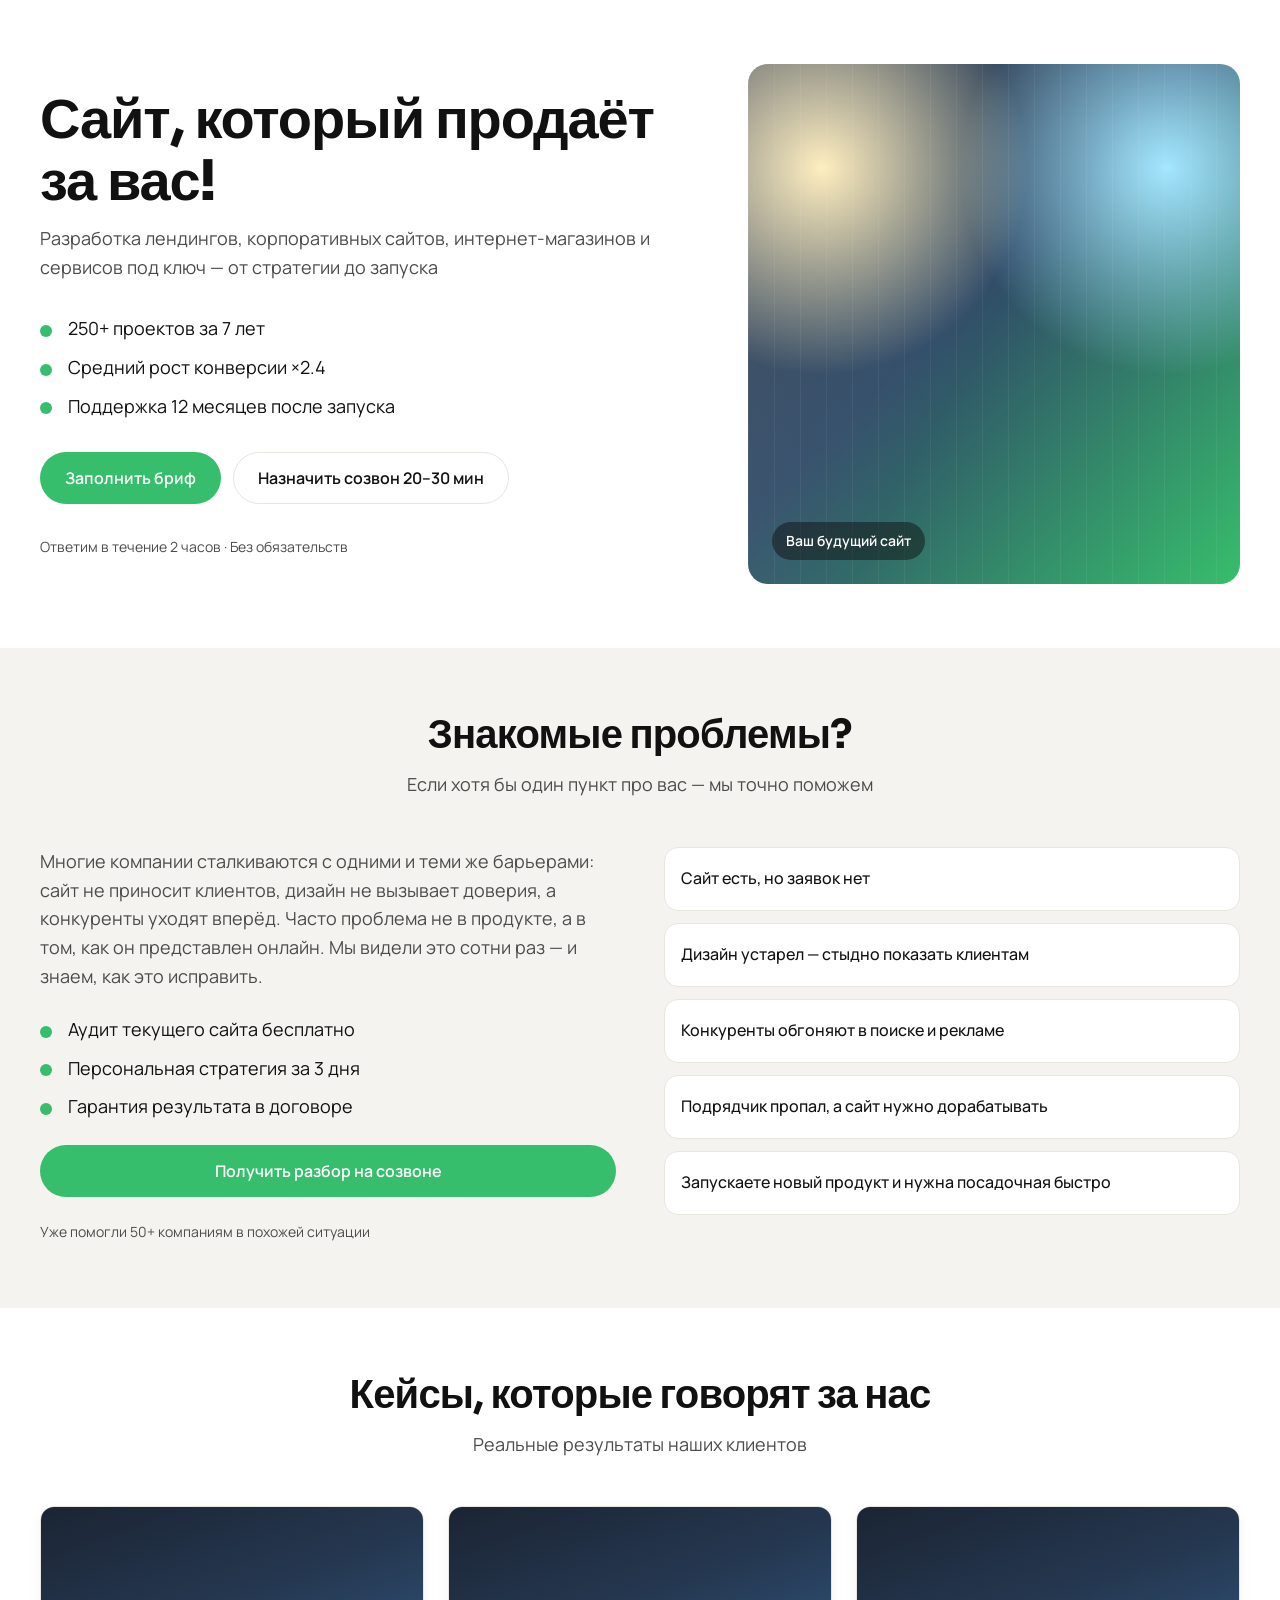
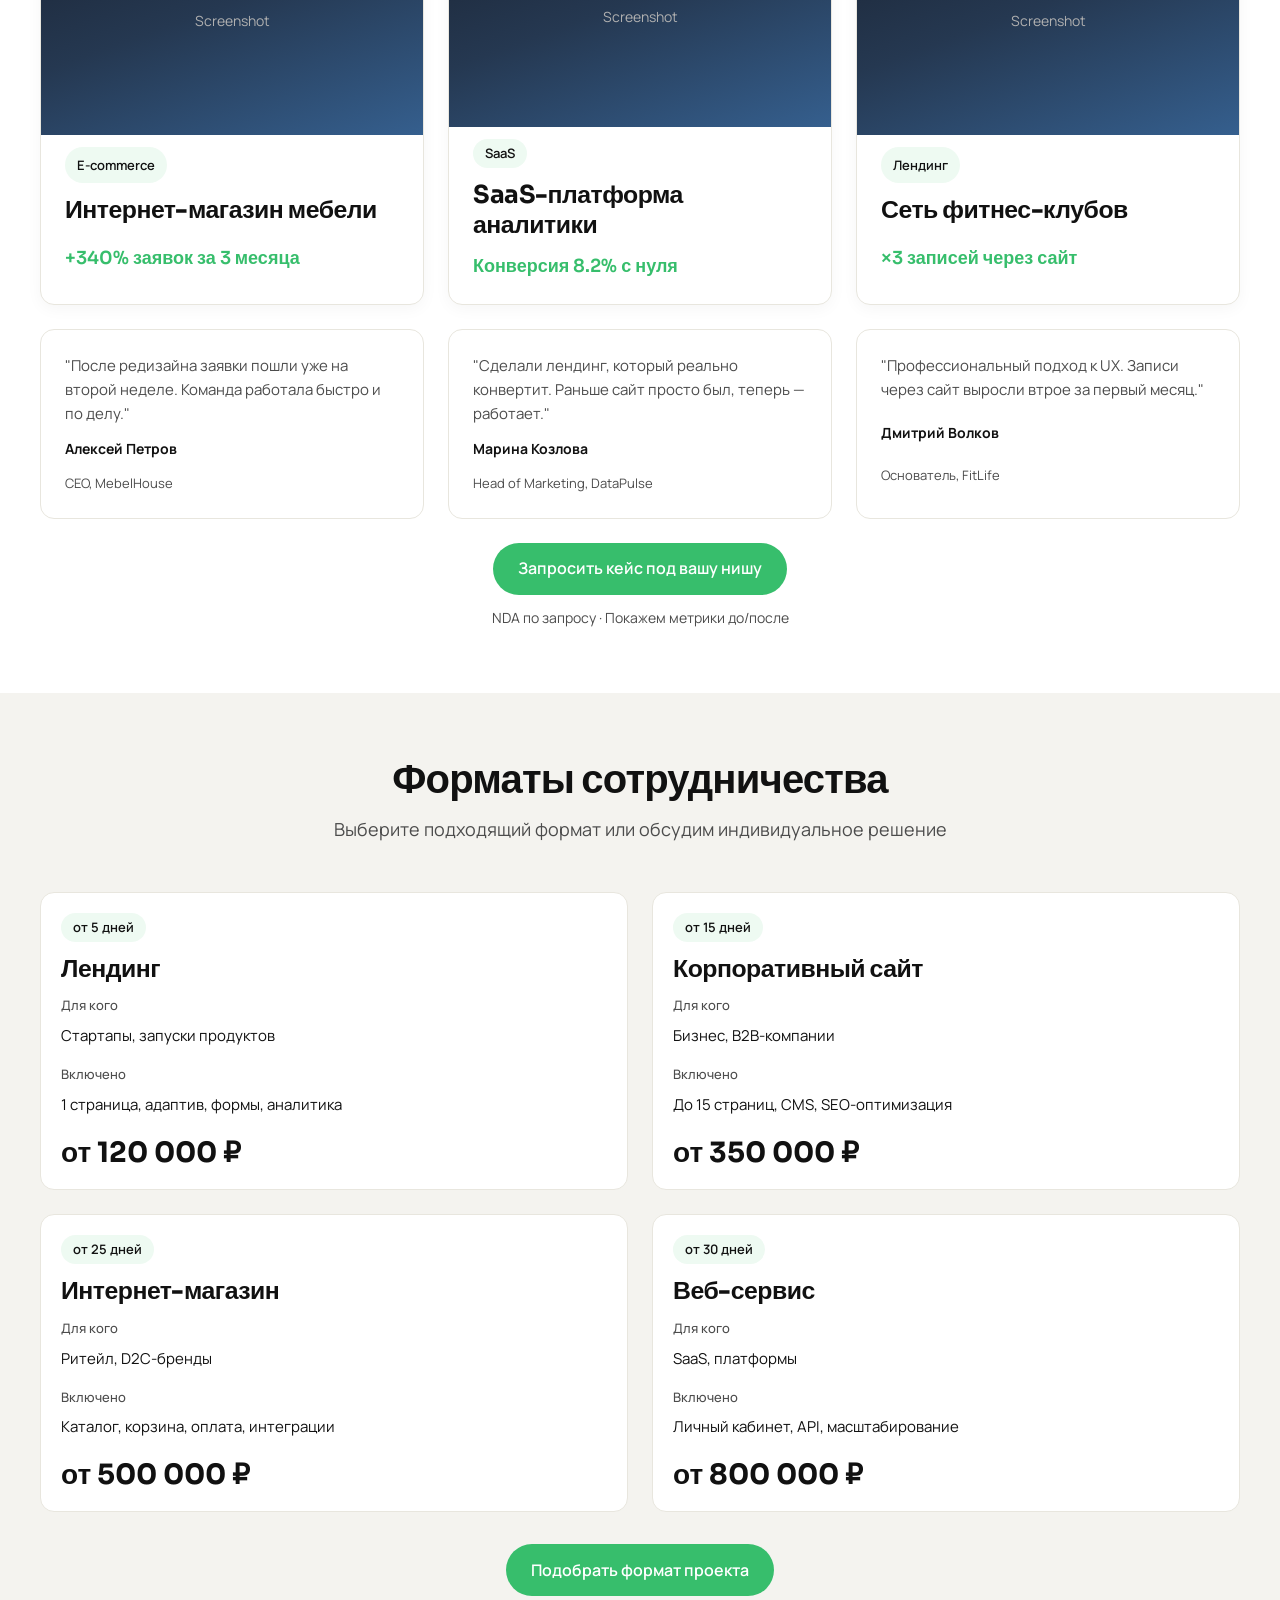
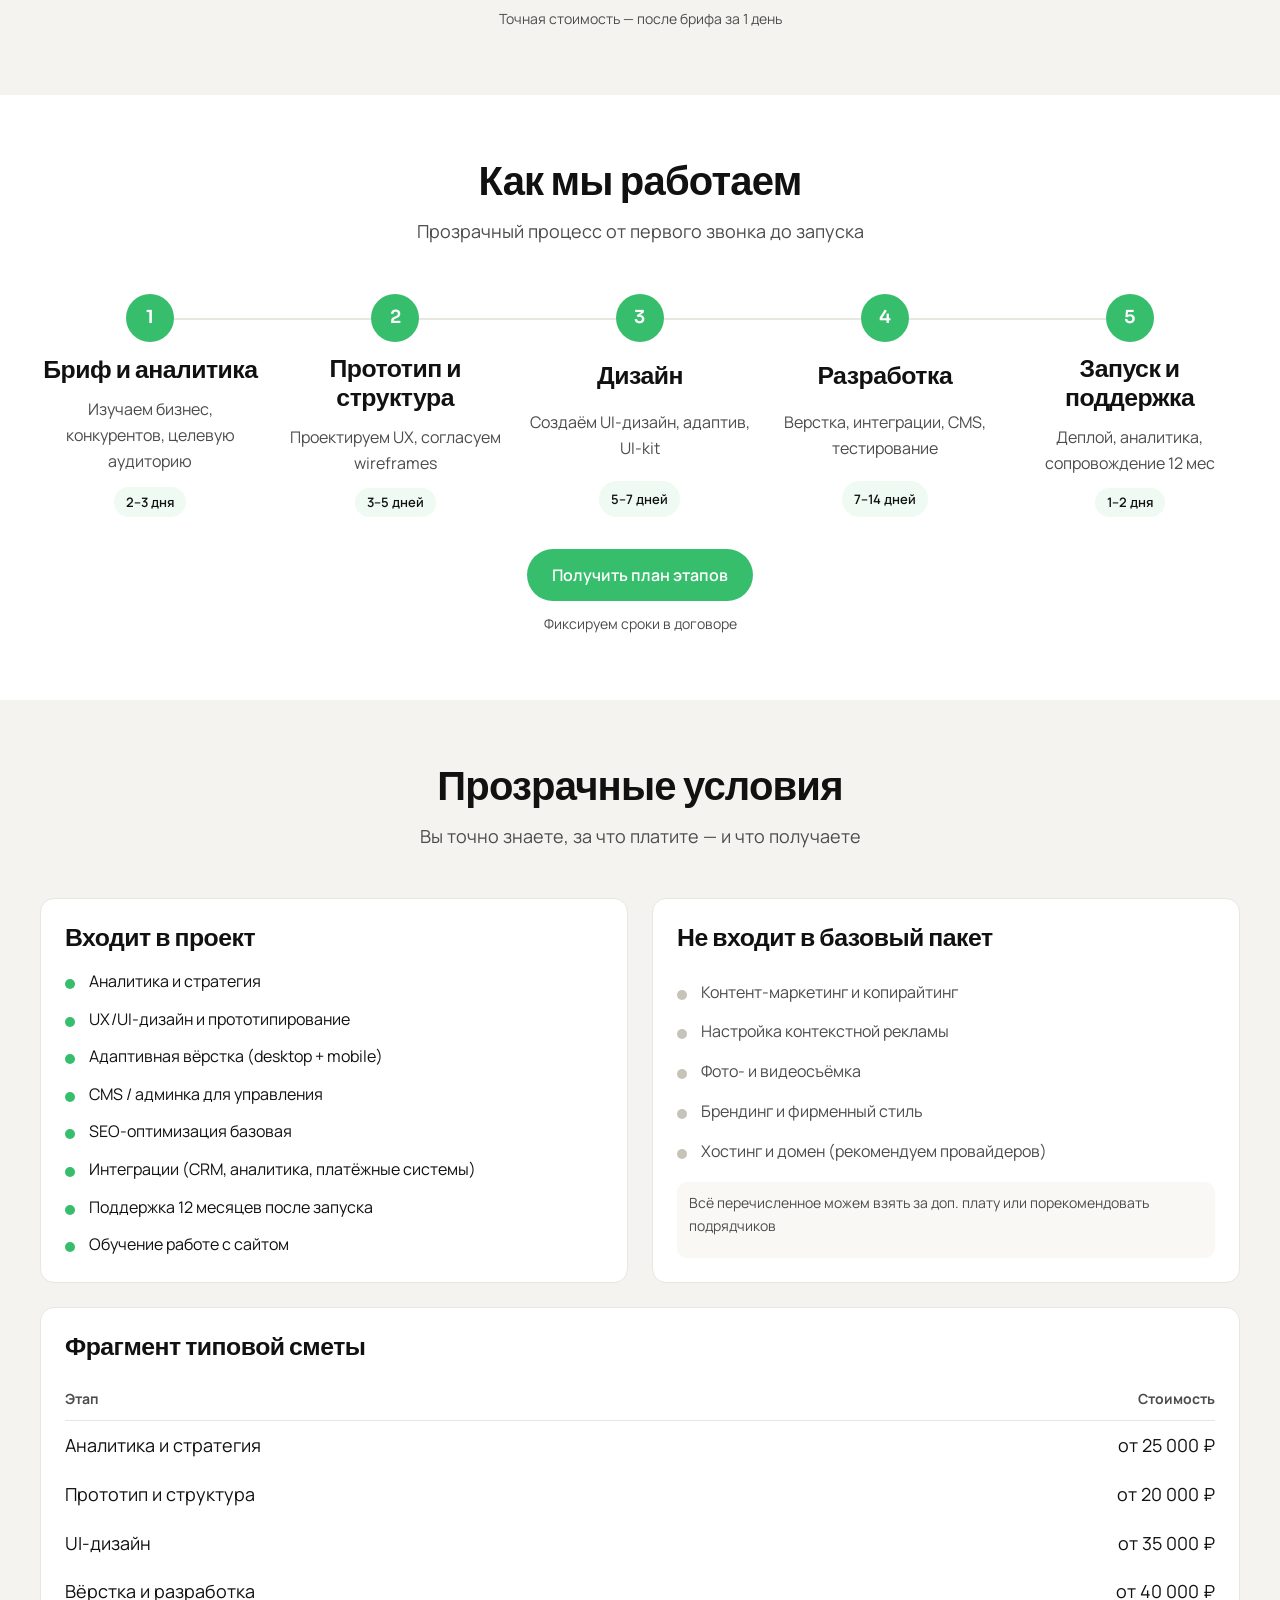
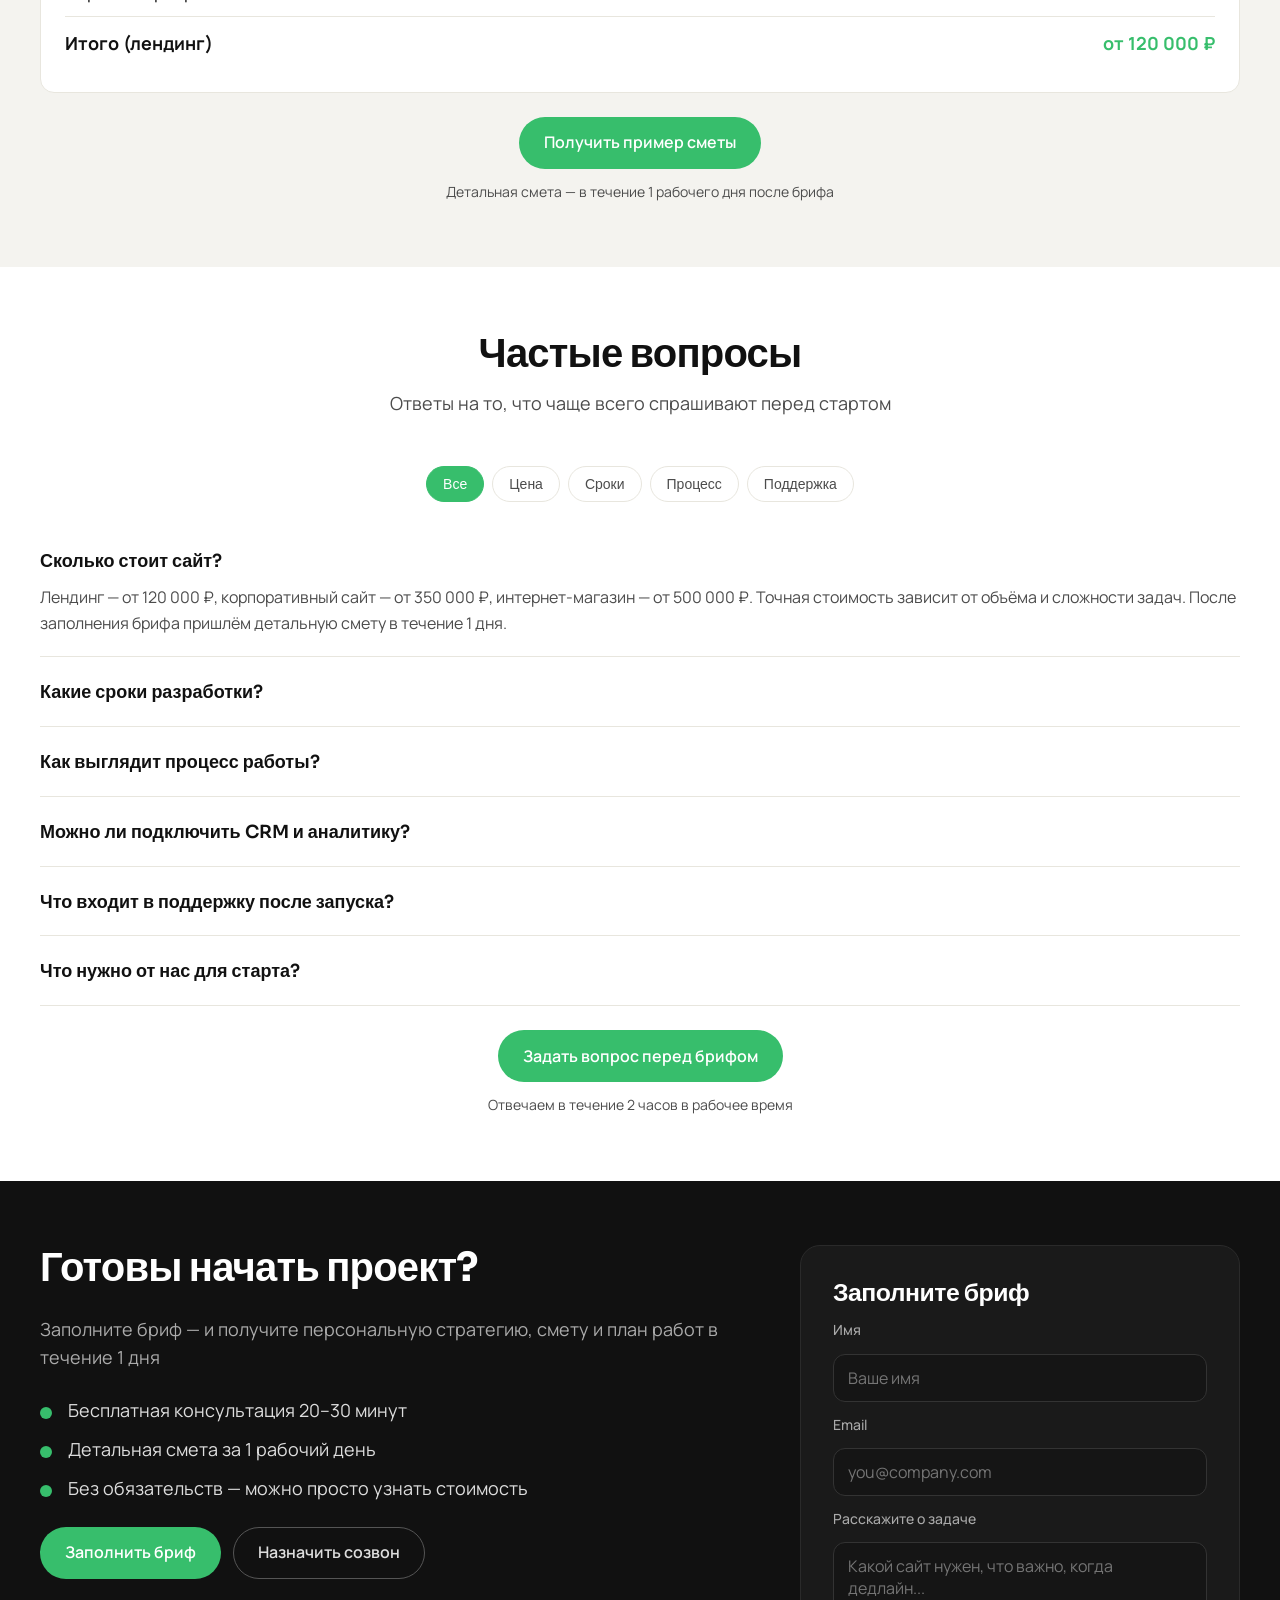
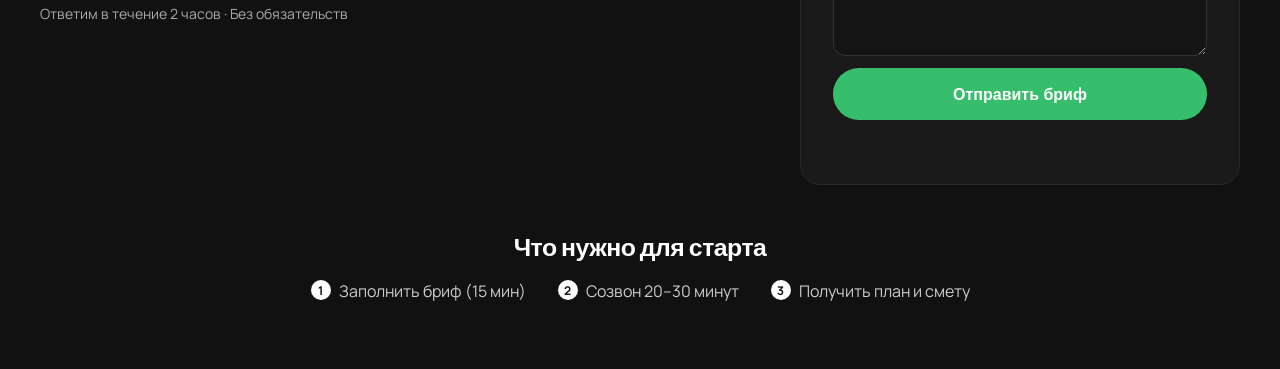
<file: bot-docker/frontend/index.html>
<!doctype html>
<html lang="ru">
  <head>
    <meta charset="UTF-8" />
    <meta name="viewport" content="width=device-width, initial-scale=1.0" />
    <title>Сайт, который продаёт за вас</title>
    <meta
      name="description"
      content="Разработка лендингов, корпоративных сайтов, интернет-магазинов и сервисов под ключ — от стратегии до запуска."
    />
    <link rel="preconnect" href="https://fonts.googleapis.com" />
    <link rel="preconnect" href="https://fonts.gstatic.com" crossorigin />
    <link
      href="https://fonts.googleapis.com/css2?family=Manrope:wght@400;500;600;700&family=Sora:wght@500;600;700&display=swap"
      rel="stylesheet"
    />
    <link rel="stylesheet" href="./styles.css" />
  </head>
  <body>
    <main class="landing">
      <section class="section section-surface hero">
        <div class="container hero__inner">
          <div class="hero__content reveal">
            <div class="text-block">
              <h1>Сайт, который продаёт за вас!</h1>
              <p class="lead">
                Разработка лендингов, корпоративных сайтов, интернет-магазинов
                и сервисов под ключ — от стратегии до запуска
              </p>
            </div>
            <ul class="bullet-list">
              <li>250+ проектов за 7 лет</li>
              <li>Средний рост конверсии ×2.4</li>
              <li>Поддержка 12 месяцев после запуска</li>
            </ul>
            <div class="hero__cta">
              <a class="btn btn--primary" href="#brief">Заполнить бриф</a>
              <a class="btn btn--secondary" href="#brief">Назначить созвон 20–30 мин</a>
            </div>
            <p class="micro">Ответим в течение 2 часов · Без обязательств</p>
          </div>
          <div class="hero__visual reveal">
            <div class="hero__visual-label">Ваш будущий сайт</div>
          </div>
        </div>
      </section>

      <section class="section section-canvas">
        <div class="container">
          <header class="section-header reveal">
            <h2>Знакомые проблемы?</h2>
            <p>Если хотя бы один пункт про вас — мы точно поможем</p>
          </header>
          <div class="problem-layout">
            <div class="problem-left reveal">
              <p>
                Многие компании сталкиваются с одними и теми же барьерами: сайт
                не приносит клиентов, дизайн не вызывает доверия, а конкуренты
                уходят вперёд. Часто проблема не в продукте, а в том, как он
                представлен онлайн. Мы видели это сотни раз — и знаем, как это
                исправить.
              </p>
              <ul class="bullet-list">
                <li>Аудит текущего сайта бесплатно</li>
                <li>Персональная стратегия за 3 дня</li>
                <li>Гарантия результата в договоре</li>
              </ul>
              <a class="btn btn--primary" href="#brief">Получить разбор на созвоне</a>
              <p class="micro">Уже помогли 50+ компаниям в похожей ситуации</p>
            </div>
            <div class="problem-right">
              <article class="problem-card reveal">Сайт есть, но заявок нет</article>
              <article class="problem-card reveal">
                Дизайн устарел — стыдно показать клиентам
              </article>
              <article class="problem-card reveal">
                Конкуренты обгоняют в поиске и рекламе
              </article>
              <article class="problem-card reveal">
                Подрядчик пропал, а сайт нужно дорабатывать
              </article>
              <article class="problem-card reveal">
                Запускаете новый продукт и нужна посадочная быстро
              </article>
            </div>
          </div>
        </div>
      </section>

      <section class="section section-surface">
        <div class="container cases">
          <header class="section-header reveal">
            <h2>Кейсы, которые говорят за нас</h2>
            <p>Реальные результаты наших клиентов</p>
          </header>
          <div class="case-grid">
            <article class="case-card reveal">
              <div class="mock-screen">Screenshot</div>
              <span class="badge">E-commerce</span>
              <h3>Интернет-магазин мебели</h3>
              <p class="metric">+340% заявок за 3 месяца</p>
            </article>
            <article class="case-card reveal">
              <div class="mock-screen">Screenshot</div>
              <span class="badge">SaaS</span>
              <h3>SaaS-платформа аналитики</h3>
              <p class="metric">Конверсия 8.2% с нуля</p>
            </article>
            <article class="case-card reveal">
              <div class="mock-screen">Screenshot</div>
              <span class="badge">Лендинг</span>
              <h3>Сеть фитнес-клубов</h3>
              <p class="metric">×3 записей через сайт</p>
            </article>
          </div>
          <div class="testimonial-grid">
            <article class="testimonial reveal">
              <p>
                "После редизайна заявки пошли уже на второй неделе. Команда
                работала быстро и по делу."
              </p>
              <strong>Алексей Петров</strong>
              <span>CEO, MebelHouse</span>
            </article>
            <article class="testimonial reveal">
              <p>
                "Сделали лендинг, который реально конвертит. Раньше сайт просто
                был, теперь — работает."
              </p>
              <strong>Марина Козлова</strong>
              <span>Head of Marketing, DataPulse</span>
            </article>
            <article class="testimonial reveal">
              <p>
                "Профессиональный подход к UX. Записи через сайт выросли втрое
                за первый месяц."
              </p>
              <strong>Дмитрий Волков</strong>
              <span>Основатель, FitLife</span>
            </article>
          </div>
          <div class="cta-stack reveal">
            <a class="btn btn--primary" href="#brief">Запросить кейс под вашу нишу</a>
            <p class="micro">NDA по запросу · Покажем метрики до/после</p>
          </div>
        </div>
      </section>

      <section class="section section-canvas">
        <div class="container">
          <header class="section-header reveal">
            <h2>Форматы сотрудничества</h2>
            <p>Выберите подходящий формат или обсудим индивидуальное решение</p>
          </header>
          <div class="offer-grid">
            <article class="offer-card reveal">
              <span class="badge">от 5 дней</span>
              <h3>Лендинг</h3>
              <dl>
                <dt>Для кого</dt>
                <dd>Стартапы, запуски продуктов</dd>
                <dt>Включено</dt>
                <dd>1 страница, адаптив, формы, аналитика</dd>
              </dl>
              <p class="price">от 120 000 ₽</p>
            </article>
            <article class="offer-card reveal">
              <span class="badge">от 15 дней</span>
              <h3>Корпоративный сайт</h3>
              <dl>
                <dt>Для кого</dt>
                <dd>Бизнес, B2B-компании</dd>
                <dt>Включено</dt>
                <dd>До 15 страниц, CMS, SEO-оптимизация</dd>
              </dl>
              <p class="price">от 350 000 ₽</p>
            </article>
            <article class="offer-card reveal">
              <span class="badge">от 25 дней</span>
              <h3>Интернет-магазин</h3>
              <dl>
                <dt>Для кого</dt>
                <dd>Ритейл, D2C-бренды</dd>
                <dt>Включено</dt>
                <dd>Каталог, корзина, оплата, интеграции</dd>
              </dl>
              <p class="price">от 500 000 ₽</p>
            </article>
            <article class="offer-card reveal">
              <span class="badge">от 30 дней</span>
              <h3>Веб-сервис</h3>
              <dl>
                <dt>Для кого</dt>
                <dd>SaaS, платформы</dd>
                <dt>Включено</dt>
                <dd>Личный кабинет, API, масштабирование</dd>
              </dl>
              <p class="price">от 800 000 ₽</p>
            </article>
          </div>
          <div class="cta-stack reveal">
            <a class="btn btn--primary" href="#brief">Подобрать формат проекта</a>
            <p class="micro">Точная стоимость — после брифа за 1 день</p>
          </div>
        </div>
      </section>

      <section class="section section-surface">
        <div class="container">
          <header class="section-header reveal">
            <h2>Как мы работаем</h2>
            <p>Прозрачный процесс от первого звонка до запуска</p>
          </header>
          <div class="timeline">
            <article class="timeline-step reveal">
              <span class="num">1</span>
              <h3>Бриф и аналитика</h3>
              <p>Изучаем бизнес, конкурентов, целевую аудиторию</p>
              <span class="badge">2–3 дня</span>
            </article>
            <article class="timeline-step reveal">
              <span class="num">2</span>
              <h3>Прототип и структура</h3>
              <p>Проектируем UX, согласуем wireframes</p>
              <span class="badge">3–5 дней</span>
            </article>
            <article class="timeline-step reveal">
              <span class="num">3</span>
              <h3>Дизайн</h3>
              <p>Создаём UI-дизайн, адаптив, UI-kit</p>
              <span class="badge">5–7 дней</span>
            </article>
            <article class="timeline-step reveal">
              <span class="num">4</span>
              <h3>Разработка</h3>
              <p>Верстка, интеграции, CMS, тестирование</p>
              <span class="badge">7–14 дней</span>
            </article>
            <article class="timeline-step reveal">
              <span class="num">5</span>
              <h3>Запуск и поддержка</h3>
              <p>Деплой, аналитика, сопровождение 12 мес</p>
              <span class="badge">1–2 дня</span>
            </article>
          </div>
          <div class="cta-stack reveal">
            <a class="btn btn--primary" href="#brief">Получить план этапов</a>
            <p class="micro">Фиксируем сроки в договоре</p>
          </div>
        </div>
      </section>

      <section class="section section-canvas">
        <div class="container scope">
          <header class="section-header reveal">
            <h2>Прозрачные условия</h2>
            <p>Вы точно знаете, за что платите — и что получаете</p>
          </header>
          <div class="scope-grid">
            <article class="scope-card reveal">
              <h3>Входит в проект</h3>
              <ul class="scope-list">
                <li>Аналитика и стратегия</li>
                <li>UX/UI-дизайн и прототипирование</li>
                <li>Адаптивная вёрстка (desktop + mobile)</li>
                <li>CMS / админка для управления</li>
                <li>SEO-оптимизация базовая</li>
                <li>Интеграции (CRM, аналитика, платёжные системы)</li>
                <li>Поддержка 12 месяцев после запуска</li>
                <li>Обучение работе с сайтом</li>
              </ul>
            </article>
            <article class="scope-card reveal">
              <h3>Не входит в базовый пакет</h3>
              <ul class="scope-list scope-list--muted">
                <li>Контент-маркетинг и копирайтинг</li>
                <li>Настройка контекстной рекламы</li>
                <li>Фото- и видеосъёмка</li>
                <li>Брендинг и фирменный стиль</li>
                <li>Хостинг и домен (рекомендуем провайдеров)</li>
              </ul>
              <p class="scope-note">
                Всё перечисленное можем взять за доп. плату или порекомендовать
                подрядчиков
              </p>
            </article>
          </div>
          <article class="estimate reveal">
            <h3>Фрагмент типовой сметы</h3>
            <table>
              <thead>
                <tr>
                  <th>Этап</th>
                  <th>Стоимость</th>
                </tr>
              </thead>
              <tbody>
                <tr>
                  <td>Аналитика и стратегия</td>
                  <td>от 25 000 ₽</td>
                </tr>
                <tr>
                  <td>Прототип и структура</td>
                  <td>от 20 000 ₽</td>
                </tr>
                <tr>
                  <td>UI-дизайн</td>
                  <td>от 35 000 ₽</td>
                </tr>
                <tr>
                  <td>Вёрстка и разработка</td>
                  <td>от 40 000 ₽</td>
                </tr>
                <tr class="total">
                  <td>Итого (лендинг)</td>
                  <td>от 120 000 ₽</td>
                </tr>
              </tbody>
            </table>
          </article>
          <div class="cta-stack reveal">
            <a class="btn btn--primary" href="#brief">Получить пример сметы</a>
            <p class="micro">
              Детальная смета — в течение 1 рабочего дня после брифа
            </p>
          </div>
        </div>
      </section>

      <section class="section section-surface">
        <div class="container faq">
          <header class="section-header reveal">
            <h2>Частые вопросы</h2>
            <p>Ответы на то, что чаще всего спрашивают перед стартом</p>
          </header>
          <div class="faq-filters reveal">
            <button class="chip is-active" type="button" data-filter="all">Все</button>
            <button class="chip" type="button" data-filter="price">Цена</button>
            <button class="chip" type="button" data-filter="timeline">Сроки</button>
            <button class="chip" type="button" data-filter="process">Процесс</button>
            <button class="chip" type="button" data-filter="support">Поддержка</button>
          </div>
          <div class="faq-list">
            <article class="faq-item is-open reveal" data-topic="price">
              <button class="faq-item__question" type="button">
                Сколько стоит сайт?
              </button>
              <div class="faq-item__answer">
                Лендинг — от 120 000 ₽, корпоративный сайт — от 350 000 ₽,
                интернет-магазин — от 500 000 ₽. Точная стоимость зависит от
                объёма и сложности задач. После заполнения брифа пришлём
                детальную смету в течение 1 дня.
              </div>
            </article>
            <article class="faq-item reveal" data-topic="timeline">
              <button class="faq-item__question" type="button">
                Какие сроки разработки?
              </button>
              <div class="faq-item__answer">
                Лендинг — от 5 рабочих дней, корпоративный сайт — от 15 дней,
                интернет-магазин — от 25 дней. Сроки фиксируем в договоре.
                Работаем по спринтам с еженедельными отчётами.
              </div>
            </article>
            <article class="faq-item reveal" data-topic="process">
              <button class="faq-item__question" type="button">
                Как выглядит процесс работы?
              </button>
              <div class="faq-item__answer">
                Бриф → аналитика → прототип → дизайн → разработка →
                тестирование → запуск. На каждом этапе согласуем результат. Вы
                видите прогресс в реальном времени через общий чат и доску
                задач.
              </div>
            </article>
            <article class="faq-item reveal" data-topic="process">
              <button class="faq-item__question" type="button">
                Можно ли подключить CRM и аналитику?
              </button>
              <div class="faq-item__answer">
                Да, интеграции входят в каждый пакет. Подключаем Bitrix24,
                amoCRM, Яндекс.Метрику, Google Analytics, платёжные системы,
                мессенджеры и другие сервисы по запросу.
              </div>
            </article>
            <article class="faq-item reveal" data-topic="support">
              <button class="faq-item__question" type="button">
                Что входит в поддержку после запуска?
              </button>
              <div class="faq-item__answer">
                12 месяцев бесплатной поддержки: правки контента, мониторинг
                работоспособности, консультации, мелкие доработки. Реагируем на
                обращения в течение 4 часов в рабочее время.
              </div>
            </article>
            <article class="faq-item reveal" data-topic="process">
              <button class="faq-item__question" type="button">
                Что нужно от нас для старта?
              </button>
              <div class="faq-item__answer">
                Заполненный бриф (15 минут) и 20-минутный созвон для уточнения
                деталей. Всё остальное — наша работа. Контент можем подготовить
                сами или работать с вашими текстами.
              </div>
            </article>
          </div>
          <div class="cta-stack reveal">
            <a class="btn btn--primary" href="#brief">Задать вопрос перед брифом</a>
            <p class="micro">Отвечаем в течение 2 часов в рабочее время</p>
          </div>
        </div>
      </section>

      <section class="section section-dark" id="brief">
        <div class="container final">
          <div class="final__inner">
            <div class="final__left reveal">
              <h2>Готовы начать проект?</h2>
              <p>
                Заполните бриф — и получите персональную стратегию, смету и план
                работ в течение 1 дня
              </p>
              <ul class="bullet-list bullet-list--dark">
                <li>Бесплатная консультация 20–30 минут</li>
                <li>Детальная смета за 1 рабочий день</li>
                <li>Без обязательств — можно просто узнать стоимость</li>
              </ul>
              <div class="hero__cta">
                <a class="btn btn--primary" href="#brief-form">Заполнить бриф</a>
                <a class="btn btn--dark-outline" href="#brief-form">Назначить созвон</a>
              </div>
              <p class="micro micro--dark">
                Ответим в течение 2 часов · Без обязательств
              </p>
            </div>
            <form class="form-card reveal" id="brief-form">
              <h3>Заполните бриф</h3>
              <label for="name">Имя</label>
              <input id="name" name="name" type="text" placeholder="Ваше имя" required />
              <label for="email">Email</label>
              <input
                id="email"
                name="email"
                type="email"
                placeholder="you@company.com"
                required
              />
              <label for="task">Расскажите о задаче</label>
              <textarea
                id="task"
                name="task"
                rows="4"
                placeholder="Какой сайт нужен, что важно, когда дедлайн..."
                required
              ></textarea>
              <button class="btn btn--primary" type="submit">Отправить бриф</button>
              <p class="form-status" id="form-status" aria-live="polite"></p>
            </form>
          </div>
          <div class="start-list reveal">
            <h3>Что нужно для старта</h3>
            <ol>
              <li>Заполнить бриф (15 мин)</li>
              <li>Созвон 20–30 минут</li>
              <li>Получить план и смету</li>
            </ol>
          </div>
        </div>
      </section>
    </main>
    <script src="./script.js"></script>
  </body>
</html>
</file>
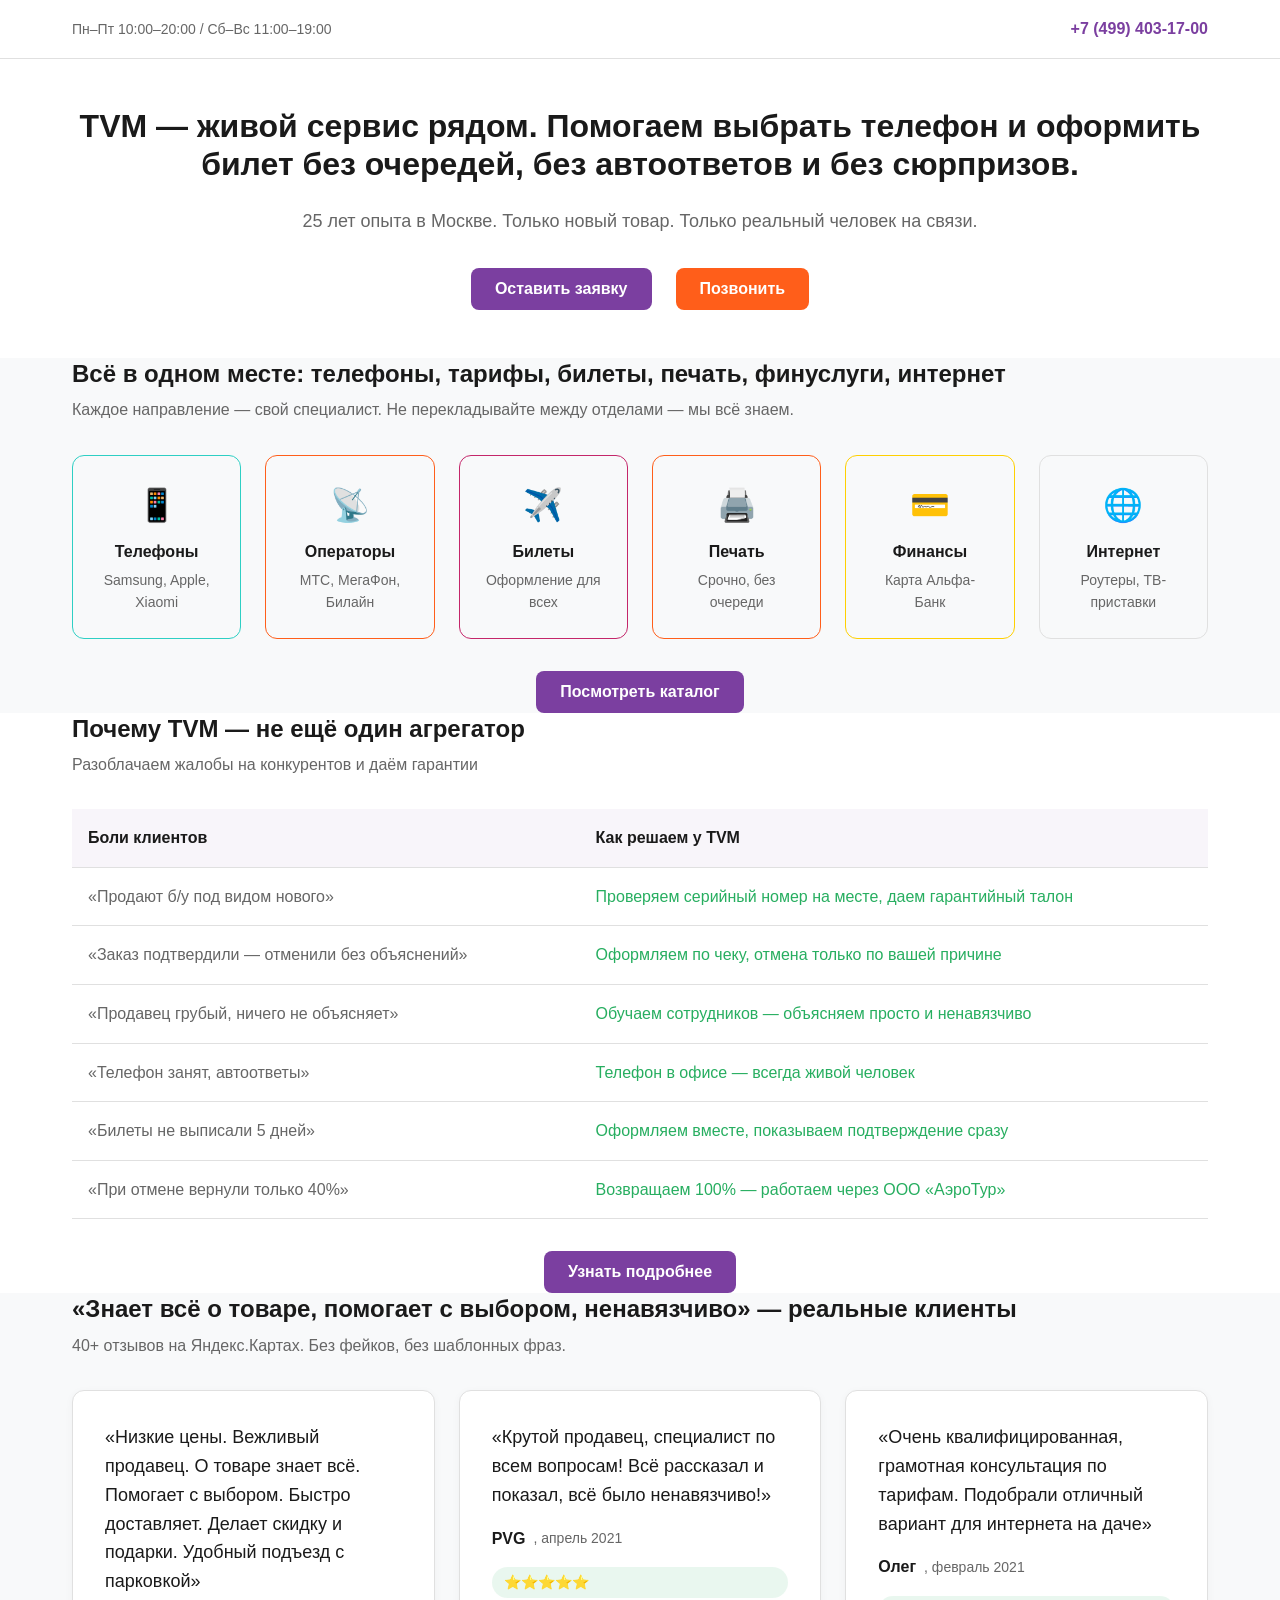
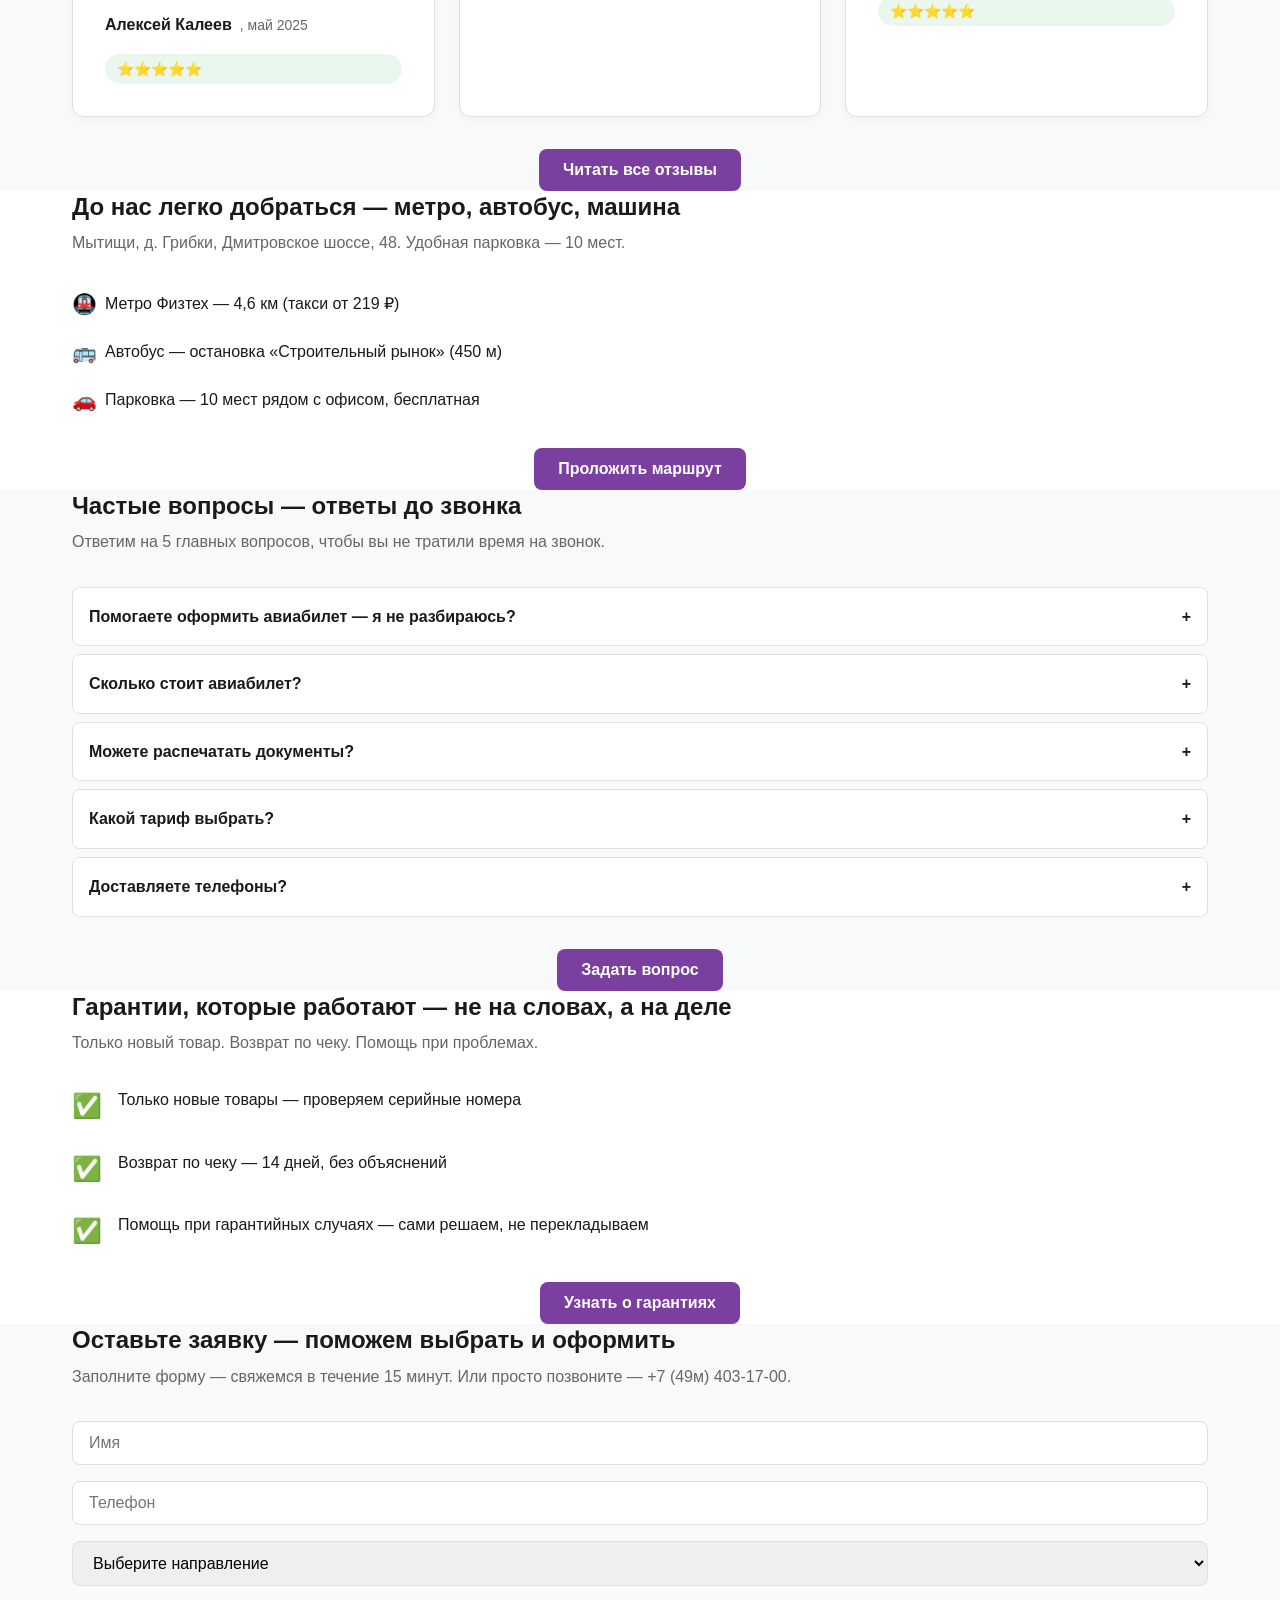
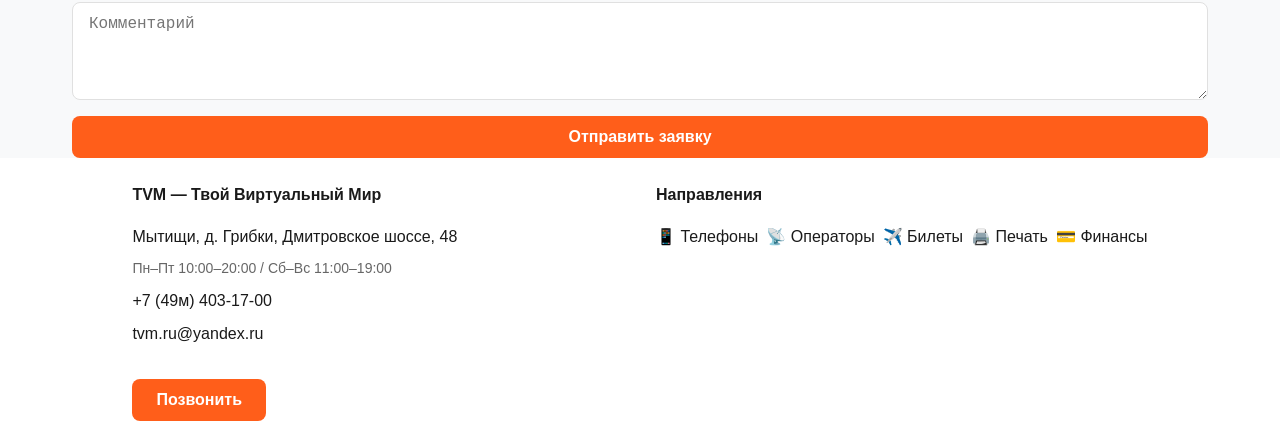
<file: tvm.html>
<!DOCTYPE html>
<html lang="ru">
<head>
  <meta charset="UTF-8">
  <meta name="viewport" content="width=device-width, initial-scale=1.0">
  <title>TVM — Твой Виртуальный Мир</title>
  <style>
    :root {
      /* Цвета */
      --color-primary: #7B3FA0;
      --color-phones: #2ECFC4;
      --color-aviatickets: #C4266A;
      --color-service: #FF5E1A;
      --color-finance: #FFD000;
      --color-bg: #FFFFFF;
      --color-bg-alt: #F8F9FA;
      --color-text: #1A1A1A;
      --color-text-secondary: #666666;
      --color-border: #E0E0E0;
      --color-success: #27AE60;
      --color-error: #E74C3C;

      /* Типографика */
      --font-heading: 'Inter', 'Roboto', sans-serif;
      --font-body: 'Inter', 'Roboto', sans-serif;

      /* Spacing */
      --space-xs: 4px;
      --space-sm: 8px;
      --space-md: 16px;
      --space-lg: 24px;
      --space-xl: 32px;
      --space-2xl: 48px;
      --space-3xl: 64px;

      /* Радиусы и тени */
      --radius-sm: 4px;
      --radius-md: 8px;
      --radius-lg: 12px;
      --radius-xl: 24px;
      --shadow-sm: 0 2px 8px rgba(0, 0, 0, 0.04);
      --shadow-md: 0 4px 16px rgba(0, 0, 0, 0.08);
    }

    * {
      margin: 0;
      padding: 0;
      box-sizing: border-box;
    }

    body {
      font-family: var(--font-body);
      color: var(--color-text);
      line-height: 1.6;
      background-color: var(--color-bg);
    }

    .section {
      padding: var(--space-2xl) 0;
    }

    .section--alt {
      background-color: var(--color-bg-alt);
    }

    .section__container {
      max-width: 1200px;
      margin: 0 auto;
      padding: 0 var(--space-xl);
    }

    .section__header {
      margin-bottom: var(--space-xl);
    }

    .section__title {
      font-size: 24px;
      font-weight: 600;
      line-height: 1.3;
      margin-bottom: var(--space-sm);
    }

    .section__subtitle {
      font-size: 16px;
      color: var(--color-text-secondary);
    }

    .button {
      display: inline-flex;
      align-items: center;
      justify-content: center;
      padding: 12px 24px;
      border-radius: var(--radius-md);
      font-size: 16px;
      font-weight: 600;
      cursor: pointer;
      transition: all 0.2s ease;
      border: none;
      text-decoration: none;
    }

    .button--primary {
      background-color: var(--color-primary);
      color: #FFFFFF;
    }

    .button--service {
      background-color: var(--color-service);
      color: #FFFFFF;
    }

    .button:hover {
      opacity: 0.9;
      transform: translateY(-1px);
    }

    .button:active {
      transform: translateY(0);
    }

    .button:disabled {
      opacity: 0.5;
      cursor: not-allowed;
    }

    .card {
      background-color: #FFFFFF;
      border-radius: var(--radius-lg);
      padding: var(--space-xl);
      box-shadow: var(--shadow-sm);
      border: 1px solid var(--color-border);
      transition: box-shadow 0.2s ease;
    }

    .card:hover {
      box-shadow: var(--shadow-md);
    }

    .badge {
      display: inline-flex;
      align-items: center;
      padding: 4px 12px;
      border-radius: 20px;
      font-size: 14px;
      font-weight: 600;
    }

    .badge--success {
      background-color: rgba(39, 174, 96, 0.1);
      color: var(--color-success);
    }

    .testimonial {
      display: flex;
      flex-direction: column;
      gap: var(--space-md);
    }

    .testimonial__quote {
      font-size: 18px;
      line-height: 1.6;
      color: var(--color-text);
    }

    .testimonial__author {
      display: flex;
      align-items: center;
      gap: var(--space-sm);
    }

    .testimonial__author-name {
      font-weight: 600;
      font-size: 16px;
    }

    .testimonial__author-date {
      font-size: 14px;
      color: var(--color-text-secondary);
    }

    .form {
      display: flex;
      flex-direction: column;
      gap: var(--space-md);
    }

    .input {
      padding: 12px 16px;
      border: 1px solid var(--color-border);
      border-radius: var(--radius-md);
      font-size: 16px;
      transition: border-color 0.2s ease;
    }

    .input:focus {
      outline: none;
      border-color: var(--color-primary);
    }

    .input--error {
      border-color: var(--color-error);
    }

    .input--success {
      border-color: var(--color-success);
    }

    .table {
      width: 100%;
      border-collapse: collapse;
      margin-top: var(--space-lg);
    }

    .table th,
    .table td {
      padding: var(--space-md);
      text-align: left;
      border-bottom: 1px solid var(--color-border);
    }

    .table th {
      font-weight: 600;
      background-color: rgba(123, 63, 160, 0.05);
    }

    .table td {
      color: var(--color-text);
    }

    .table td:first-child {
      font-weight: 500;
      color: var(--color-text-secondary);
    }

    .table td:last-child {
      color: var(--color-success);
    }

    .accordion {
      display: flex;
      flex-direction: column;
      gap: var(--space-sm);
    }

    .accordion__item {
      border: 1px solid var(--color-border);
      border-radius: var(--radius-md);
      overflow: hidden;
    }

    .accordion__header {
      padding: var(--space-md);
      cursor: pointer;
      display: flex;
      justify-content: space-between;
      align-items: center;
      font-weight: 600;
      font-size: 16px;
      background-color: #FFFFFF;
    }

    .accordion__header:hover {
      background-color: rgba(123, 63, 160, 0.05);
    }

    .accordion__content {
      max-height: 0;
      overflow: hidden;
      transition: max-height 0.3s ease;
      padding: 0 var(--space-md);
    }

    .accordion__content--active {
      max-height: 500px;
      padding: var(--space-md);
    }

    .accordion__text {
      color: var(--color-text-secondary);
      font-size: 16px;
    }

    .directions-grid {
      display: grid;
      grid-template-columns: repeat(auto-fit, minmax(160px, 1fr));
      gap: var(--space-lg);
      margin-top: var(--space-lg);
    }

    .direction-card {
      text-align: center;
      padding: var(--space-lg);
      border-radius: var(--radius-lg);
      border: 1px solid var(--color-border);
      transition: transform 0.2s ease, box-shadow 0.2s ease;
    }

    .direction-card:hover {
      transform: translateY(-4px);
      box-shadow: var(--shadow-md);
    }

    .direction-card__icon {
      font-size: 32px;
      margin-bottom: var(--space-sm);
    }

    .direction-card__title {
      font-size: 16px;
      font-weight: 600;
      margin-bottom: var(--space-xs);
    }

    .direction-card__text {
      font-size: 14px;
      color: var(--color-text-secondary);
    }

    .direction-card--phones { border-color: var(--color-phones); }
    .direction-card--aviatickets { border-color: var(--color-aviatickets); }
    .direction-card--service { border-color: var(--color-service); }
    .direction-card--finance { border-color: var(--color-finance); }

    .direction-card--phones .direction-card__icon { color: var(--color-phones); }
    .direction-card--aviatickets .direction-card__icon { color: var(--color-aviatickets); }
    .direction-card--service .direction-card__icon { color: var(--color-service); }
    .direction-card--finance .direction-card__icon { color: var(--color-finance); }

    .guarantees-list {
      display: flex;
      flex-direction: column;
      gap: var(--space-lg);
      margin-top: var(--space-lg);
    }

    .guarantee-item {
      display: flex;
      align-items: flex-start;
      gap: var(--space-md);
    }

    .guarantee-icon {
      font-size: 24px;
      color: var(--color-success);
      flex-shrink: 0;
    }

    .guarantee-text {
      font-size: 16px;
      color: var(--color-text);
    }

    .location-info {
      display: flex;
      flex-direction: column;
      gap: var(--space-md);
      margin-top: var(--space-lg);
    }

    .location-item {
      display: flex;
      align-items: center;
      gap: var(--space-sm);
      font-size: 16px;
      color: var(--color-text);
    }

    .location-icon {
      font-size: 20px;
      flex-shrink: 0;
    }

    .location-text {
      font-size: 16px;
      color: var(--color-text);
    }

    .footer-grid {
      display: grid;
      grid-template-columns: 1fr 1fr;
      gap: var(--space-xl);
      margin-top: var(--space-lg);
    }

    .footer-section {
      display: flex;
      flex-direction: column;
      gap: var(--space-sm);
    }

    .footer-title {
      font-weight: 600;
      font-size: 16px;
      margin-bottom: var(--space-sm);
    }

    .footer-link {
      font-size: 16px;
      color: var(--color-text-secondary);
      text-decoration: none;
    }

    .footer-link:hover {
      color: var(--color-primary);
    }

    .footer-contacts {
      display: flex;
      flex-direction: column;
      gap: var(--space-sm);
    }

    .footer-contact {
      font-size: 16px;
      color: var(--color-text);
    }

    .footer-hours {
      font-size: 14px;
      color: var(--color-text-secondary);
    }

    .footer-directions {
      display: flex;
      flex-wrap: wrap;
      gap: var(--space-sm);
      font-size: 16px;
    }

    .footer-direction {
      font-size: 16px;
    }

    .header-top {
      background-color: var(--color-bg);
      padding: var(--space-md) 0;
      border-bottom: 1px solid var(--color-border);
    }

    .header-top__container {
      max-width: 1200px;
      margin: 0 auto;
      padding: 0 var(--space-xl);
      display: flex;
      justify-content: space-between;
      align-items: center;
      flex-wrap: wrap;
      gap: var(--space-sm);
    }

    .header-hours {
      font-size: 14px;
      color: var(--color-text-secondary);
    }

    .header-phone {
      font-size: 16px;
      font-weight: 600;
      color: var(--color-primary);
    }

    .header-cta {
      display: none;
    }

    .hero-section {
      background-color: var(--color-bg);
      padding: var(--space-2xl) 0;
    }

    .hero-section__container {
      max-width: 1200px;
      margin: 0 auto;
      padding: 0 var(--space-xl);
      display: flex;
      flex-direction: column;
      align-items: center;
      text-align: center;
    }

    .hero-title {
      font-size: 32px;
      font-weight: 700;
      line-height: 1.2;
      margin-bottom: var(--space-lg);
      color: var(--color-text);
    }

    .hero-subtitle {
      font-size: 18px;
      color: var(--color-text-secondary);
      margin-bottom: var(--space-xl);
      max-width: 800px;
    }

    .hero-cta {
      display: flex;
      gap: var(--space-lg);
      flex-wrap: wrap;
      justify-content: center;
    }

    .directions-section {
      background-color: var(--color-bg-alt);
    }

    .directions-section__container {
      max-width: 1200px;
      margin: 0 auto;
      padding: 0 var(--space-xl);
    }

    .directions-grid {
      display: grid;
      grid-template-columns: repeat(auto-fit, minmax(160px, 1fr));
      gap: var(--space-lg);
      margin-top: var(--space-lg);
    }

    .problem-solution-section {
      background-color: var(--color-bg);
    }

    .problem-solution-section__container {
      max-width: 1200px;
      margin: 0 auto;
      padding: 0 var(--space-xl);
    }

    .proof-section {
      background-color: var(--color-bg-alt);
    }

    .proof-section__container {
      max-width: 1200px;
      margin: 0 auto;
      padding: 0 var(--space-xl);
    }

    .proof-grid {
      display: grid;
      grid-template-columns: repeat(auto-fit, minmax(300px, 1fr));
      gap: var(--space-lg);
      margin-top: var(--space-lg);
    }

    .location-section {
      background-color: var(--color-bg);
    }

    .location-section__container {
      max-width: 1200px;
      margin: 0 auto;
      padding: 0 var(--space-xl);
    }

    .faq-section {
      background-color: var(--color-bg-alt);
    }

    .faq-section__container {
      max-width: 1200px;
      margin: 0 auto;
      padding: 0 var(--space-xl);
    }

    .guarantees-section {
      background-color: var(--color-bg);
    }

    .guarantees-section__container {
      max-width: 1200px;
      margin: 0 auto;
      padding: 0 var(--space-xl);
    }

    .cta-section {
      background-color: var(--color-bg-alt);
    }

    .cta-section__container {
      max-width: 1200px;
      margin: 0 auto;
      padding: 0 var(--space-xl);
    }

    .footer-section {
      background-color: var(--color-bg);
    }

    .footer-section__container {
      max-width: 1200px;
      margin: 0 auto;
      padding: 0 var(--space-xl);
    }

    .footer-grid {
      display: grid;
      grid-template-columns: 1fr 1fr;
      gap: var(--space-xl);
      margin-top: var(--space-lg);
    }

    .footer-section {
      display: flex;
      flex-direction: column;
      gap: var(--space-sm);
    }

    .footer-title {
      font-weight: 600;
      font-size: 16px;
      margin-bottom: var(--space-sm);
    }

    .footer-link {
      font-size: 16px;
      color: var(--color-text-secondary);
      text-decoration: none;
    }

    .footer-link:hover {
      color: var(--color-primary);
    }

    .footer-contacts {
      display: flex;
      flex-direction: column;
      gap: var(--space-sm);
    }

    .footer-contact {
      font-size: 16px;
      color: var(--color-text);
    }

    .footer-hours {
      font-size: 14px;
      color: var(--color-text-secondary);
    }

    .footer-directions {
      display: flex;
      flex-wrap: wrap;
      gap: var(--space-sm);
      font-size: 16px;
    }

    .footer-direction {
      font-size: 16px;
    }

    @media (max-width: 768px) {
      :root {
        --space-xl: 20px;
        --space-2xl: 32px;
      }

      .section__container {
        padding: 0 var(--space-md);
      }

      .card {
        padding: var(--space-lg);
      }

      .button {
        width: 100%;
      }

      .header-top__container {
        flex-direction: column;
        text-align: center;
      }

      .header-cta {
        display: inline-flex;
      }

      .hero-title {
        font-size: 28px;
      }

      .hero-cta {
        flex-direction: column;
      }

      .footer-grid {
        grid-template-columns: 1fr;
      }

      .directions-grid {
        grid-template-columns: repeat(2, 1fr);
      }

      .proof-grid {
        grid-template-columns: 1fr;
      }

      .table th,
      .table td {
        font-size: 14px;
        padding: var(--space-sm);
      }
    }
  </style>
</head>
<body>
  <!-- Header -->
  <header class="header-top">
    <div class="header-top__container">
      <div class="header-hours">Пн–Пт 10:00–20:00 / Сб–Вс 11:00–19:00</div>
      <div class="header-phone">+7 (499) 403-17-00</div>
      <button class="button button--service header-cta">Позвонить сейчас</button>
    </div>
  </header>

  <!-- Hero -->
  <section class="hero-section">
    <div class="hero-section__container">
      <h1 class="hero-title">TVM — живой сервис рядом. Помогаем выбрать телефон и оформить билет без очередей, без автоответов и без сюрпризов.</h1>
      <p class="hero-subtitle">25 лет опыта в Москве. Только новый товар. Только реальный человек на связи.</p>
      <div class="hero-cta">
        <button class="button button--primary">Оставить заявку</button>
        <button class="button button--service">Позвонить</button>
      </div>
    </div>
  </section>

  <!-- Directions -->
  <section class="directions-section">
    <div class="directions-section__container">
      <div class="section__header">
        <h2 class="section__title">Всё в одном месте: телефоны, тарифы, билеты, печать, финуслуги, интернет</h2>
        <p class="section__subtitle">Каждое направление — свой специалист. Не перекладывайте между отделами — мы всё знаем.</p>
      </div>
      <div class="directions-grid">
        <div class="direction-card direction-card--phones">
          <div class="direction-card__icon">📱</div>
          <div class="direction-card__title">Телефоны</div>
          <div class="direction-card__text">Samsung, Apple, Xiaomi</div>
        </div>
        <div class="direction-card direction-card--service">
          <div class="direction-card__icon">📡</div>
          <div class="direction-card__title">Операторы</div>
          <div class="direction-card__text">МТС, МегаФон, Билайн</div>
        </div>
        <div class="direction-card direction-card--aviatickets">
          <div class="direction-card__icon">✈️</div>
          <div class="direction-card__title">Билеты</div>
          <div class="direction-card__text">Оформление для всех</div>
        </div>
        <div class="direction-card direction-card--service">
          <div class="direction-card__icon">🖨️</div>
          <div class="direction-card__title">Печать</div>
          <div class="direction-card__text">Срочно, без очереди</div>
        </div>
        <div class="direction-card direction-card--finance">
          <div class="direction-card__icon">💳</div>
          <div class="direction-card__title">Финансы</div>
          <div class="direction-card__text">Карта Альфа-Банк</div>
        </div>
        <div class="direction-card">
          <div class="direction-card__icon">🌐</div>
          <div class="direction-card__title">Интернет</div>
          <div class="direction-card__text">Роутеры, ТВ-приставки</div>
        </div>
      </div>
      <div style="text-align: center; margin-top: var(--space-xl);">
        <button class="button button--primary">Посмотреть каталог</button>
      </div>
    </div>
  </section>

  <!-- Problem-Solution -->
  <section class="problem-solution-section">
    <div class="problem-solution-section__container">
      <div class="section__header">
        <h2 class="section__title">Почему TVM — не ещё один агрегатор</h2>
        <p class="section__subtitle">Разоблачаем жалобы на конкурентов и даём гарантии</p>
      </div>
      <table class="table">
        <thead>
          <tr>
            <th>Боли клиентов</th>
            <th>Как решаем у TVM</th>
          </tr>
        </thead>
        <tbody>
          <tr>
            <td>«Продают б/у под видом нового»</td>
            <td>Проверяем серийный номер на месте, даем гарантийный талон</td>
          </tr>
          <tr>
            <td>«Заказ подтвердили — отменили без объяснений»</td>
            <td>Оформляем по чеку, отмена только по вашей причине</td>
          </tr>
          <tr>
            <td>«Продавец грубый, ничего не объясняет»</td>
            <td>Обучаем сотрудников — объясняем просто и ненавязчиво</td>
          </tr>
          <tr>
            <td>«Телефон занят, автоответы»</td>
            <td>Телефон в офисе — всегда живой человек</td>
          </tr>
          <tr>
            <td>«Билеты не выписали 5 дней»</td>
            <td>Оформляем вместе, показываем подтверждение сразу</td>
          </tr>
          <tr>
            <td>«При отмене вернули только 40%»</td>
            <td>Возвращаем 100% — работаем через ООО «АэроТур»</td>
          </tr>
        </tbody>
      </table>
      <div style="text-align: center; margin-top: var(--space-xl);">
        <button class="button button--primary">Узнать подробнее</button>
      </div>
    </div>
  </section>

  <!-- Proof -->
  <section class="proof-section">
    <div class="proof-section__container">
      <div class="section__header">
        <h2 class="section__title">«Знает всё о товаре, помогает с выбором, ненавязчиво» — реальные клиенты</h2>
        <p class="section__subtitle">40+ отзывов на Яндекс.Картах. Без фейков, без шаблонных фраз.</p>
      </div>
      <div class="proof-grid">
        <div class="card">
          <div class="testimonial">
            <div class="testimonial__quote">«Низкие цены. Вежливый продавец. О товаре знает всё. Помогает с выбором. Быстро доставляет. Делает скидку и подарки. Удобный подъезд с парковкой»</div>
            <div class="testimonial__author">
              <span class="testimonial__author-name">Алексей Калеев</span>
              <span class="testimonial__author-date">, май 2025</span>
            </div>
            <div class="badge badge--success">⭐⭐⭐⭐⭐</div>
          </div>
        </div>
        <div class="card">
          <div class="testimonial">
            <div class="testimonial__quote">«Крутой продавец, специалист по всем вопросам! Всё рассказал и показал, всё было ненавязчиво!»</div>
            <div class="testimonial__author">
              <span class="testimonial__author-name">PVG</span>
              <span class="testimonial__author-date">, апрель 2021</span>
            </div>
            <div class="badge badge--success">⭐⭐⭐⭐⭐</div>
          </div>
        </div>
        <div class="card">
          <div class="testimonial">
            <div class="testimonial__quote">«Очень квалифицированная, грамотная консультация по тарифам. Подобрали отличный вариант для интернета на даче»</div>
            <div class="testimonial__author">
              <span class="testimonial__author-name">Олег</span>
              <span class="testimonial__author-date">, февраль 2021</span>
            </div>
            <div class="badge badge--success">⭐⭐⭐⭐⭐</div>
          </div>
        </div>
      </div>
      <div style="text-align: center; margin-top: var(--space-xl);">
        <button class="button button--primary">Читать все отзывы</button>
      </div>
    </div>
  </section>

  <!-- Location -->
  <section class="location-section">
    <div class="location-section__container">
      <div class="section__header">
        <h2 class="section__title">До нас легко добраться — метро, автобус, машина</h2>
        <p class="section__subtitle">Мытищи, д. Грибки, Дмитровское шоссе, 48. Удобная парковка — 10 мест.</p>
      </div>
      <div class="location-info">
        <div class="location-item">
          <span class="location-icon">🚇</span>
          <span class="location-text">Метро Физтех — 4,6 км (такси от 219 ₽)</span>
        </div>
        <div class="location-item">
          <span class="location-icon">🚌</span>
          <span class="location-text">Автобус — остановка «Строительный рынок» (450 м)</span>
        </div>
        <div class="location-item">
          <span class="location-icon">🚗</span>
          <span class="location-text">Парковка — 10 мест рядом с офисом, бесплатная</span>
        </div>
      </div>
      <div style="text-align: center; margin-top: var(--space-xl);">
        <button class="button button--primary">Проложить маршрут</button>
      </div>
    </div>
  </section>

  <!-- FAQ -->
  <section class="faq-section">
    <div class="faq-section__container">
      <div class="section__header">
        <h2 class="section__title">Частые вопросы — ответы до звонка</h2>
        <p class="section__subtitle">Ответим на 5 главных вопросов, чтобы вы не тратили время на звонок.</p>
      </div>
      <div class="accordion">
        <div class="accordion__item">
          <div class="accordion__header">
            <span>Помогаете оформить авиабилет — я не разбираюсь?</span>
            <span>+</span>
          </div>
          <div class="accordion__content">
            <p class="accordion__text">Конечно. Приходите в офис — оформим вместе пошагово. Работаем с иностранными гражданами.</p>
          </div>
        </div>
        <div class="accordion__item">
          <div class="accordion__header">
            <span>Сколько стоит авиабилет?</span>
            <span>+</span>
          </div>
          <div class="accordion__content">
            <p class="accordion__text">Цена зависит от направления и даты. Воспользуйтесь поиском на сайте — покажем актуальные цены.</p>
          </div>
        </div>
        <div class="accordion__item">
          <div class="accordion__header">
            <span>Можете распечатать документы?</span>
            <span>+</span>
          </div>
          <div class="accordion__content">
            <p class="accordion__text">Да, прямо в офисе. Срочная печать — без очереди. Стоимость от 3 ₽ за лист.</p>
          </div>
        </div>
        <div class="accordion__item">
          <div class="accordion__header">
            <span>Какой тариф выбрать?</span>
            <span>+</span>
          </div>
          <div class="accordion__content">
            <p class="accordion__text">Расскажите задачи — подберём тариф с безлимитным интернетом по минимальной цене среди всех операторов.</p>
          </div>
        </div>
        <div class="accordion__item">
          <div class="accordion__header">
            <span>Доставляете телефоны?</span>
            <span>+</span>
          </div>
          <div class="accordion__content">
            <p class="accordion__text">Да, курьером по Москве и МО. Самовывоз: д. Грибки, Дмитровское шоссе, 48.</p>
          </div>
        </div>
      </div>
      <div style="text-align: center; margin-top: var(--space-xl);">
        <button class="button button--primary">Задать вопрос</button>
      </div>
    </div>
  </section>

  <!-- Guarantees -->
  <section class="guarantees-section">
    <div class="guarantees-section__container">
      <div class="section__header">
        <h2 class="section__title">Гарантии, которые работают — не на словах, а на деле</h2>
        <p class="section__subtitle">Только новый товар. Возврат по чеку. Помощь при проблемах.</p>
      </div>
      <div class="guarantees-list">
        <div class="guarantee-item">
          <span class="guarantee-icon">✅</span>
          <span class="guarantee-text">Только новые товары — проверяем серийные номера</span>
        </div>
        <div class="guarantee-item">
          <span class="guarantee-icon">✅</span>
          <span class="guarantee-text">Возврат по чеку — 14 дней, без объяснений</span>
        </div>
        <div class="guarantee-item">
          <span class="guarantee-icon">✅</span>
          <span class="guarantee-text">Помощь при гарантийных случаях — сами решаем, не перекладываем</span>
        </div>
      </div>
      <div style="text-align: center; margin-top: var(--space-xl);">
        <button class="button button--primary">Узнать о гарантиях</button>
      </div>
    </div>
  </section>

  <!-- CTA -->
  <section class="cta-section">
    <div class="cta-section__container">
      <div class="section__header">
        <h2 class="section__title">Оставьте заявку — поможем выбрать и оформить</h2>
        <p class="section__subtitle">Заполните форму — свяжемся в течение 15 минут. Или просто позвоните — +7 (49м) 403-17-00.</p>
      </div>
      <form class="form">
        <input type="text" class="input" placeholder="Имя" required>
        <input type="tel" class="input" placeholder="Телефон" required>
        <select class="input">
          <option value="" disabled selected>Выберите направление</option>
          <option value="phone">Телефон</option>
          <option value="tariff">Тариф</option>
          <option value="ticket">Билет</option>
          <option value="print">Печать</option>
          <option value="other">Другое</option>
        </select>
        <textarea class="input" rows="4" placeholder="Комментарий"></textarea>
        <button type="submit" class="button button--service">Отправить заявку</button>
      </form>
    </div>
  </section>

  <!-- Footer -->
  <footer class="footer-section">
    <div class="footer-section__container">
      <div class="footer-grid">
        <div class="footer-section">
          <div class="footer-title">TVM — Твой Виртуальный Мир</div>
          <div class="footer-contacts">
            <div class="footer-contact">Мытищи, д. Грибки, Дмитровское шоссе, 48</div>
            <div class="footer-hours">Пн–Пт 10:00–20:00 / Сб–Вс 11:00–19:00</div>
            <div class="footer-contact">+7 (49м) 403-17-00</div>
            <div class="footer-contact">tvm.ru@yandex.ru</div>
          </div>
          <div style="margin-top: var(--space-lg);">
            <button class="button button--service">Позвонить</button>
          </div>
        </div>
        <div class="footer-section">
          <div class="footer-title">Направления</div>
          <div class="footer-directions">
            <span class="footer-direction">📱 Телефоны</span>
            <span class="footer-direction">📡 Операторы</span>
            <span class="footer-direction">✈️ Билеты</span>
            <span class="footer-direction">🖨️ Печать</span>
            <span class="footer-direction">💳 Финансы</span>
          </div>
        </div>
      </div>
    </div>
  </footer>

  <script>
    // Accordion functionality
    document.querySelectorAll('.accordion__header').forEach(header => {
      header.addEventListener('click', () => {
        const item = header.parentElement;
        const content = item.querySelector('.accordion__content');
        const icon = header.querySelector('span:last-child');

        if (content.classList.contains('accordion__content--active')) {
          content.classList.remove('accordion__content--active');
          icon.textContent = '+';
        } else {
          content.classList.add('accordion__content--active');
          icon.textContent = '−';
        }
      });
    });

    // Form validation
    document.querySelector('.form').addEventListener('submit', (e) => {
      e.preventDefault();
      const inputs = e.target.querySelectorAll('.input');
      let isValid = true;

      inputs.forEach(input => {
        if (!input.value.trim()) {
          input.classList.add('input--error');
          isValid = false;
        } else {
          input.classList.remove('input--error');
          input.classList.add('input--success');
        }
      });

      if (isValid) {
        alert('Заявка отправлена! Мы свяжемся с вами в течение 15 минут.');
        e.target.reset();
        inputs.forEach(input => input.classList.remove('input--success'));
      }
    });
  </script>
</body>
</html>
</file>
<file: bot-docker/frontend/styles.css>
:root {
  --color-accent-lime: #e5ec4a;
  --color-bg-canvas: #f4f3ef;
  --color-border-soft: #e8e6de;
  --color-brand-primary: #37be6c;
  --color-brand-primary-hover: #2fa65f;
  --color-surface: #ffffff;
  --color-text-primary: #111111;
  --color-text-secondary: #4c4c4c;
  --radius-lg: 20px;
  --radius-md: 14px;
  --radius-pill: 999px;
  --space-2: 8px;
  --space-3: 12px;
  --space-4: 16px;
  --space-5: 24px;
  --space-6: 32px;
  --space-7: 48px;
  --space-8: 64px;
}

*,
*::before,
*::after {
  box-sizing: border-box;
}

html {
  scroll-behavior: smooth;
}

body {
  margin: 0;
  font-family: "Manrope", sans-serif;
  font-size: 18px;
  line-height: 1.6;
  color: var(--color-text-primary);
  background: var(--color-bg-canvas);
}

h1,
h2,
h3 {
  margin: 0;
  font-family: "Sora", sans-serif;
  letter-spacing: -0.02em;
}

h1 {
  font-size: clamp(2.3rem, 5vw, 3.5rem);
  line-height: 1.1;
}

h2 {
  font-size: clamp(2rem, 4vw, 2.5rem);
  line-height: 1.15;
}

h3 {
  font-size: clamp(1.2rem, 2.2vw, 1.55rem);
  line-height: 1.2;
}

p {
  margin: 0;
}

a {
  color: inherit;
}

.container {
  width: min(1200px, calc(100% - 48px));
  margin: 0 auto;
}

.section {
  padding: var(--space-8) 0;
}

.section-surface {
  background: var(--color-surface);
}

.section-canvas {
  background: var(--color-bg-canvas);
}

.section-dark {
  background: #111111;
}

.section-header {
  display: grid;
  gap: var(--space-3);
  text-align: center;
  margin-bottom: var(--space-7);
}

.section-header p {
  color: var(--color-text-secondary);
  max-width: 640px;
  margin: 0 auto;
}

.lead {
  color: var(--color-text-secondary);
}

.text-block {
  display: grid;
  gap: var(--space-3);
}

.hero__inner {
  display: grid;
  grid-template-columns: minmax(0, 660px) minmax(0, 1fr);
  gap: var(--space-7);
  align-items: center;
}

.hero__content {
  display: grid;
  gap: var(--space-6);
}

.hero__visual {
  position: relative;
  min-height: 520px;
  border-radius: var(--radius-lg);
  overflow: hidden;
  background:
    radial-gradient(circle at 15% 20%, #ffecb7 0%, transparent 35%),
    radial-gradient(circle at 85% 20%, #a4e7ff 0%, transparent 35%),
    linear-gradient(135deg, #1b2637 0%, #2f4a67 45%, #37be6c 100%);
}

.hero__visual::after {
  content: "";
  position: absolute;
  inset: 0;
  background:
    linear-gradient(120deg, rgba(255, 255, 255, 0.18) 0%, rgba(255, 255, 255, 0) 50%),
    repeating-linear-gradient(
      90deg,
      rgba(255, 255, 255, 0.06) 0,
      rgba(255, 255, 255, 0.06) 1px,
      transparent 1px,
      transparent 26px
    );
}

.hero__visual-label {
  position: absolute;
  left: var(--space-5);
  bottom: var(--space-5);
  z-index: 1;
  padding: 8px 14px;
  border-radius: var(--radius-pill);
  background: rgba(17, 17, 17, 0.5);
  color: #fff;
  font-size: 14px;
  font-weight: 600;
}

.hero__cta {
  display: flex;
  gap: var(--space-3);
  flex-wrap: wrap;
}

.btn {
  display: inline-flex;
  justify-content: center;
  align-items: center;
  min-height: 52px;
  padding: 12px 24px;
  border: 1px solid transparent;
  border-radius: var(--radius-pill);
  font-size: 16px;
  line-height: 1.2;
  font-weight: 600;
  text-decoration: none;
  transition: background-color 0.2s ease, color 0.2s ease, border-color 0.2s ease,
    transform 0.2s ease;
}

.btn:hover {
  transform: translateY(-1px);
}

.btn:active {
  transform: translateY(0);
}

.btn--primary {
  background: var(--color-brand-primary);
  color: var(--color-surface);
}

.btn--primary:hover {
  background: var(--color-brand-primary-hover);
}

.btn--secondary {
  border-color: var(--color-border-soft);
  background: var(--color-surface);
  color: var(--color-text-primary);
}

.btn--secondary:hover {
  background: #f8f7f3;
}

.btn--dark-outline {
  border-color: #555;
  color: #dddddd;
  background: transparent;
}

.btn--dark-outline:hover {
  background: #1b1b1b;
}

.micro {
  font-size: 14px;
  color: var(--color-text-secondary);
}

.micro--dark {
  color: #777;
}

.bullet-list {
  list-style: none;
  margin: 0;
  padding: 0;
  display: grid;
  gap: 10px;
}

.bullet-list li {
  position: relative;
  padding-left: 28px;
}

.bullet-list li::before {
  content: "";
  position: absolute;
  top: 0.6em;
  left: 0;
  width: 12px;
  height: 12px;
  border-radius: 50%;
  background: var(--color-brand-primary);
}

.bullet-list--dark li {
  color: #ddd;
}

.problem-layout {
  display: grid;
  grid-template-columns: minmax(0, 1fr) minmax(0, 1fr);
  gap: var(--space-7);
  align-items: start;
}

.problem-left {
  display: grid;
  gap: var(--space-5);
}

.problem-left p {
  color: var(--color-text-secondary);
}

.problem-right {
  display: grid;
  gap: var(--space-3);
}

.problem-card {
  display: flex;
  align-items: center;
  min-height: 64px;
  padding: var(--space-4);
  border: 1px solid var(--color-border-soft);
  border-radius: var(--radius-md);
  background: var(--color-surface);
  font-size: 16px;
  font-weight: 500;
}

.cases,
.scope,
.faq {
  display: grid;
}

.case-grid {
  display: grid;
  grid-template-columns: repeat(3, minmax(0, 1fr));
  gap: var(--space-5);
  margin-bottom: var(--space-5);
}

.case-card {
  display: grid;
  gap: var(--space-3);
  padding: 0 0 var(--space-5);
  border-radius: var(--radius-md);
  border: 1px solid var(--color-border-soft);
  background: var(--color-surface);
  overflow: hidden;
  box-shadow: 0 4px 16px rgba(0, 0, 0, 0.04);
}

.mock-screen {
  min-height: 220px;
  display: grid;
  place-items: center;
  color: #b0b0b0;
  font-size: 14px;
  background:
    linear-gradient(160deg, #1b2433 0%, #253851 45%, #355f8e 100%),
    linear-gradient(45deg, #ffffff22, #00000011);
}

.case-card > *:not(.mock-screen) {
  margin-left: var(--space-5);
  margin-right: var(--space-5);
}

.badge {
  display: inline-flex;
  align-items: center;
  width: fit-content;
  min-height: 28px;
  padding: 4px 12px;
  border-radius: var(--radius-pill);
  background: #eefaf2;
  color: var(--color-text-primary);
  font-size: 13px;
  font-weight: 600;
}

.metric {
  color: var(--color-brand-primary);
  font-family: "Sora", sans-serif;
  font-weight: 600;
}

.testimonial-grid {
  display: grid;
  grid-template-columns: repeat(3, minmax(0, 1fr));
  gap: var(--space-5);
  margin-bottom: var(--space-5);
}

.testimonial {
  display: grid;
  gap: var(--space-3);
  padding: var(--space-5);
  border-radius: var(--radius-md);
  border: 1px solid var(--color-border-soft);
  background: var(--color-surface);
}

.testimonial p {
  color: var(--color-text-secondary);
  font-size: 15px;
}

.testimonial strong {
  font-size: 14px;
}

.testimonial span {
  color: var(--color-text-secondary);
  font-size: 13px;
}

.cta-stack {
  display: grid;
  justify-items: center;
  gap: var(--space-3);
}

.offer-grid {
  display: grid;
  grid-template-columns: repeat(2, minmax(0, 1fr));
  gap: var(--space-5);
  margin-bottom: var(--space-6);
}

.offer-card {
  display: grid;
  gap: var(--space-3);
  padding: 20px;
  border: 1px solid var(--color-border-soft);
  border-radius: var(--radius-md);
  background: var(--color-surface);
}

.offer-card dl {
  display: grid;
  gap: var(--space-2);
  margin: 0;
}

.offer-card dt {
  color: var(--color-text-secondary);
  font-size: 13px;
  font-weight: 500;
}

.offer-card dd {
  margin: 0 0 8px;
  font-size: 15px;
}

.price {
  font-family: "Sora", sans-serif;
  font-size: 28px;
  line-height: 1.15;
  font-weight: 700;
}

.timeline {
  position: relative;
  display: grid;
  grid-template-columns: repeat(5, minmax(0, 1fr));
  gap: var(--space-5);
  margin-bottom: var(--space-6);
}

.timeline::before {
  content: "";
  position: absolute;
  left: 10%;
  right: 10%;
  top: 24px;
  height: 2px;
  background: var(--color-border-soft);
}

.timeline-step {
  position: relative;
  z-index: 1;
  display: grid;
  justify-items: center;
  gap: var(--space-3);
  text-align: center;
}

.timeline-step .num {
  display: inline-grid;
  place-items: center;
  width: 48px;
  height: 48px;
  border-radius: 50%;
  background: var(--color-brand-primary);
  color: #fff;
  font-family: "Sora", sans-serif;
  font-size: 18px;
  font-weight: 600;
}

.timeline-step p {
  color: var(--color-text-secondary);
  font-size: 16px;
  max-width: 220px;
}

.scope-grid {
  display: grid;
  grid-template-columns: repeat(2, minmax(0, 1fr));
  gap: var(--space-5);
  margin-bottom: var(--space-5);
}

.scope-card {
  display: grid;
  gap: var(--space-4);
  padding: var(--space-5);
  border: 1px solid var(--color-border-soft);
  border-radius: var(--radius-md);
  background: var(--color-surface);
}

.scope-list {
  list-style: none;
  margin: 0;
  padding: 0;
  display: grid;
  gap: var(--space-3);
}

.scope-list li {
  position: relative;
  padding-left: 24px;
  font-size: 16px;
}

.scope-list li::before {
  content: "";
  position: absolute;
  left: 0;
  top: 0.62em;
  width: 10px;
  height: 10px;
  border-radius: 50%;
  background: var(--color-brand-primary);
}

.scope-list--muted li {
  color: var(--color-text-secondary);
}

.scope-list--muted li::before {
  background: #c6c3b8;
}

.scope-note {
  padding: 10px 12px;
  border-radius: 10px;
  background: #f9f8f5;
  color: var(--color-text-secondary);
  font-size: 14px;
}

.estimate {
  display: grid;
  gap: var(--space-4);
  padding: var(--space-5);
  border: 1px solid var(--color-border-soft);
  border-radius: var(--radius-md);
  background: var(--color-surface);
  margin-bottom: var(--space-5);
}

.estimate table {
  width: 100%;
  border-collapse: collapse;
}

.estimate th,
.estimate td {
  padding: 10px 0;
  text-align: left;
}

.estimate th {
  font-size: 14px;
  color: var(--color-text-secondary);
  border-bottom: 1px solid var(--color-border-soft);
}

.estimate td:last-child,
.estimate th:last-child {
  text-align: right;
}

.estimate tbody tr.total td {
  border-top: 1px solid var(--color-border-soft);
  padding-top: 12px;
  font-weight: 700;
}

.estimate tbody tr.total td:last-child {
  color: var(--color-brand-primary);
}

.faq-filters {
  display: flex;
  flex-wrap: wrap;
  justify-content: center;
  gap: var(--space-2);
  margin-bottom: var(--space-5);
}

.chip {
  min-height: 36px;
  border-radius: var(--radius-pill);
  border: 1px solid var(--color-border-soft);
  background: var(--color-surface);
  padding: 6px 16px;
  font-size: 14px;
  font-weight: 500;
  color: var(--color-text-secondary);
  cursor: pointer;
}

.chip.is-active {
  border-color: var(--color-brand-primary);
  background: var(--color-brand-primary);
  color: var(--color-surface);
}

.faq-list {
  margin-bottom: var(--space-5);
}

.faq-item {
  border-bottom: 1px solid var(--color-border-soft);
  padding: 20px 0;
}

.faq-item__question {
  width: 100%;
  border: 0;
  padding: 0;
  background: transparent;
  text-align: left;
  font-family: "Sora", sans-serif;
  font-size: 18px;
  font-weight: 600;
  line-height: 1.3;
  color: var(--color-text-primary);
  cursor: pointer;
}

.faq-item__answer {
  max-height: 0;
  overflow: hidden;
  font-size: 16px;
  color: var(--color-text-secondary);
  transition: max-height 0.28s ease, opacity 0.2s ease, margin-top 0.2s ease;
  opacity: 0;
}

.faq-item.is-open .faq-item__answer {
  max-height: 250px;
  margin-top: 10px;
  opacity: 1;
}

.faq-item[hidden] {
  display: none;
}

.final {
  display: grid;
  gap: var(--space-7);
}

.final__inner {
  display: grid;
  grid-template-columns: minmax(0, 1fr) 440px;
  gap: var(--space-7);
  align-items: start;
}

.final__left {
  display: grid;
  gap: var(--space-5);
}

.final__left h2 {
  color: var(--color-surface);
}

.final__left p {
  color: #aaa;
}

.form-card {
  display: grid;
  gap: var(--space-3);
  padding: var(--space-6);
  border: 1px solid #2a2a2a;
  border-radius: var(--radius-lg);
  background: #1a1a1a;
}

.form-card h3 {
  color: var(--color-surface);
}

.form-card label {
  color: #aaa;
  font-size: 14px;
  font-weight: 500;
}

.form-card input,
.form-card textarea {
  width: 100%;
  border: 1px solid #333;
  border-radius: 12px;
  padding: 12px 14px;
  background: #151515;
  color: #ddd;
  font-family: "Manrope", sans-serif;
  font-size: 16px;
  resize: vertical;
}

.form-card input:focus,
.form-card textarea:focus {
  outline: 2px solid #37be6c;
  outline-offset: 1px;
}

.form-card .btn {
  width: 100%;
}

.form-status {
  min-height: 20px;
  font-size: 14px;
  color: #95d9b0;
}

.start-list {
  display: grid;
  gap: var(--space-4);
  justify-items: center;
}

.start-list h3 {
  color: var(--color-surface);
}

.start-list ol {
  list-style: none;
  margin: 0;
  padding: 0;
  display: flex;
  justify-content: center;
  gap: var(--space-6);
  color: #ccc;
}

.start-list li {
  position: relative;
  padding-left: 28px;
  font-size: 16px;
}

.start-list li::before {
  content: counter(item);
  counter-increment: item;
  position: absolute;
  left: 0;
  top: 1px;
  width: 20px;
  height: 20px;
  border-radius: 50%;
  display: grid;
  place-items: center;
  background: #fff;
  color: #111;
  font-size: 12px;
  font-weight: 700;
}

.start-list ol {
  counter-reset: item;
}

.reveal {
  opacity: 0;
  transform: translateY(16px);
  transition: opacity 0.5s ease, transform 0.5s ease;
}

.reveal.in {
  opacity: 1;
  transform: translateY(0);
}

@media (max-width: 1100px) {
  .hero__inner,
  .problem-layout,
  .final__inner {
    grid-template-columns: 1fr;
  }

  .hero__visual {
    min-height: 420px;
  }

  .case-grid,
  .testimonial-grid,
  .offer-grid,
  .scope-grid {
    grid-template-columns: 1fr 1fr;
  }

  .timeline {
    grid-template-columns: repeat(3, minmax(0, 1fr));
  }

  .timeline::before {
    display: none;
  }

  .start-list ol {
    flex-direction: column;
    gap: var(--space-3);
  }
}

@media (max-width: 760px) {
  body {
    font-size: 16px;
  }

  .container {
    width: min(1200px, calc(100% - 32px));
  }

  .section {
    padding: var(--space-6) 0;
  }

  .hero__content {
    gap: var(--space-5);
  }

  .hero__visual {
    min-height: 300px;
  }

  .hero__cta .btn,
  .cta-stack .btn {
    width: 100%;
  }

  .case-grid,
  .testimonial-grid,
  .offer-grid,
  .scope-grid,
  .timeline {
    grid-template-columns: 1fr;
  }

  .faq-item__question {
    font-size: 17px;
  }

  .price {
    font-size: 24px;
  }

  .form-card {
    padding: var(--space-5);
  }
}
</file>
